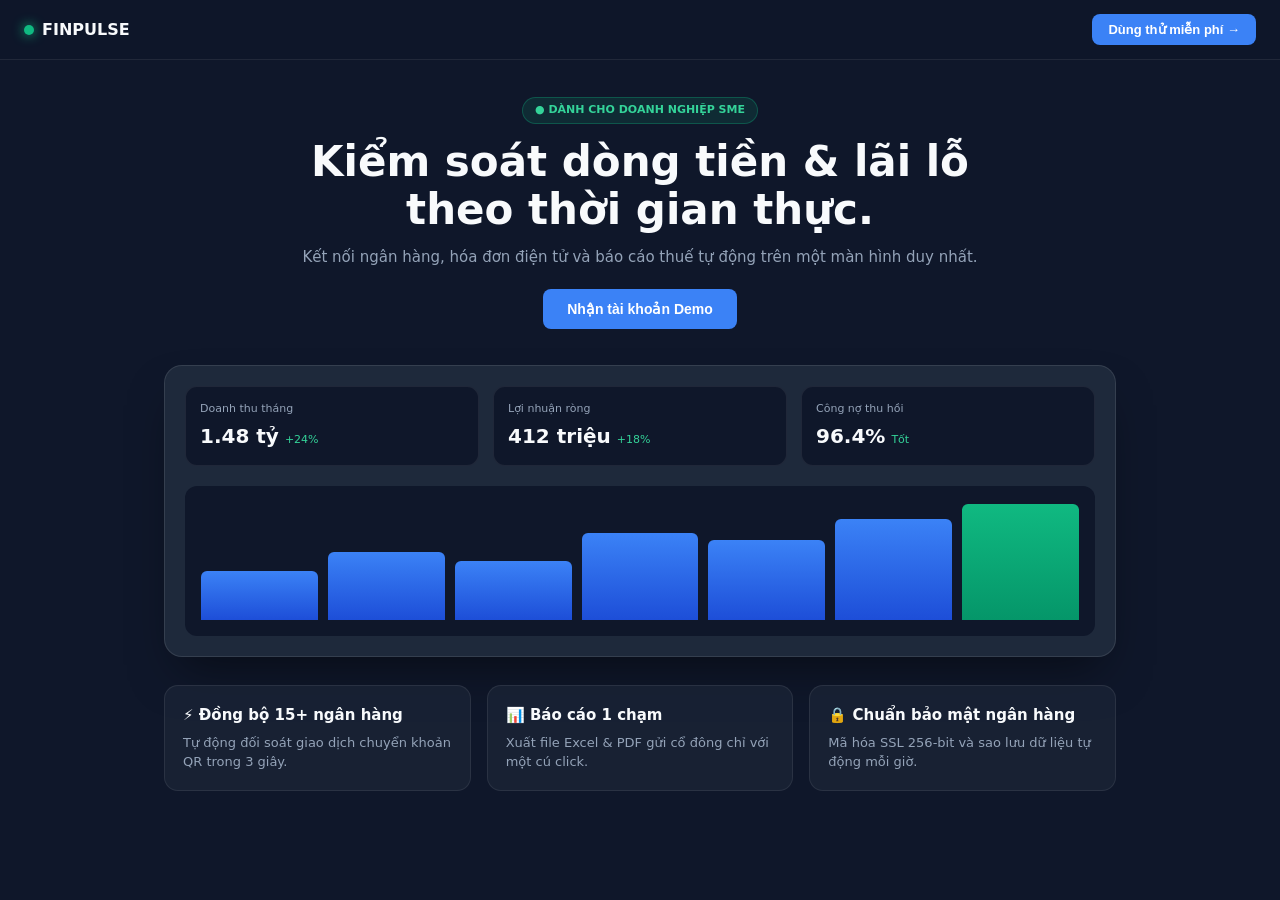
<file: demos/finpulse.html>
<!DOCTYPE html>
<html lang="vi">
<head>
  <meta charset="UTF-8" />
  <meta name="viewport" content="width=device-width, initial-scale=1.0" />
  <title>FINPULSE — Nền Tảng Quản Trị Tài Chính Doanh Nghiệp</title>
  <style>
    * { box-sizing: border-box; margin: 0; padding: 0; }
    body { font-family: 'Inter', system-ui, sans-serif; background: #0f172a; color: #f8fafc; line-height: 1.5; }
    header { padding: 14px 24px; border-bottom: 1px solid rgba(255,255,255,0.08); display: flex; justify-content: space-between; align-items: center; background: rgba(15,23,42,0.9); position: sticky; top: 0; backdrop-filter: blur(8px); }
    .brand { font-weight: 700; font-size: 16px; display: flex; align-items: center; gap: 8px; }
    .dot { width: 10px; height: 10px; border-radius: 50%; background: #10b981; box-shadow: 0 0 12px #10b981; }
    .cta-sm { background: #3b82f6; color: #fff; border: none; padding: 8px 16px; border-radius: 8px; font-size: 13px; font-weight: 600; cursor: pointer; }
    .wrap { max-width: 1000px; margin: 0 auto; padding: 36px 24px; }
    .hero { text-align: center; max-width: 680px; margin: 0 auto 36px; }
    .pill { display: inline-block; font-size: 11px; font-weight: 600; color: #34d399; background: rgba(16,185,129,0.12); border: 1px solid rgba(16,185,129,0.3); padding: 4px 12px; border-radius: 999px; margin-bottom: 14px; }
    h1 { font-size: clamp(26px, 4vw, 42px); line-height: 1.15; margin-bottom: 12px; }
    .hero p { color: #94a3b8; font-size: 15px; margin-bottom: 20px; }
    .dashboard { background: #1e293b; border: 1px solid rgba(255,255,255,0.1); border-radius: 18px; padding: 20px; box-shadow: 0 24px 48px -16px rgba(0,0,0,0.5); }
    .kpi-row { display: grid; grid-template-columns: repeat(3, 1fr); gap: 14px; margin-bottom: 20px; }
    .kpi { background: #0f172a; border: 1px solid rgba(255,255,255,0.07); border-radius: 12px; padding: 14px; }
    .kpi span { font-size: 11px; color: #94a3b8; display: block; margin-bottom: 4px; }
    .kpi strong { font-size: 20px; color: #f8fafc; }
    .kpi em { font-style: normal; font-size: 11px; color: #34d399; margin-left: 6px; }
    .chart { height: 150px; background: #0f172a; border-radius: 12px; padding: 16px; display: flex; align-items: flex-end; gap: 10px; }
    .bar { flex: 1; background: linear-gradient(180deg, #3b82f6, #1d4ed8); border-radius: 6px 6px 0 0; position: relative; transition: height 0.4s ease; }
    .bar.hi { background: linear-gradient(180deg, #10b981, #059669); }
    .features { display: grid; grid-template-columns: repeat(3, 1fr); gap: 16px; margin-top: 28px; }
    .feat { background: rgba(30,41,59,0.6); border: 1px solid rgba(255,255,255,0.08); border-radius: 14px; padding: 18px; }
    .feat h3 { font-size: 15px; margin-bottom: 6px; }
    .feat p { font-size: 13px; color: #94a3b8; }
    @media (max-width: 680px) {
      .kpi-row, .features { grid-template-columns: 1fr; }
    }
  </style>
</head>
<body>
  <header>
    <div class="brand"><span class="dot"></span> FINPULSE</div>
    <button class="cta-sm" onclick="alert('Đã kích hoạt bản dùng thử 14 ngày miễn phí!')">Dùng thử miễn phí →</button>
  </header>

  <div class="wrap">
    <div class="hero">
      <span class="pill">● DÀNH CHO DOANH NGHIỆP SME</span>
      <h1>Kiểm soát dòng tiền &amp; lãi lỗ theo thời gian thực.</h1>
      <p>Kết nối ngân hàng, hóa đơn điện tử và báo cáo thuế tự động trên một màn hình duy nhất.</p>
      <button class="cta-sm" style="padding:12px 24px;font-size:14px;" onclick="alert('Đội ngũ FinPulse sẽ gửi tài khoản demo qua Zalo trong 5 phút!')">Nhận tài khoản Demo</button>
    </div>

    <div class="dashboard">
      <div class="kpi-row">
        <div class="kpi"><span>Doanh thu tháng</span><strong>1.48 tỷ</strong><em>+24%</em></div>
        <div class="kpi"><span>Lợi nhuận ròng</span><strong>412 triệu</strong><em>+18%</em></div>
        <div class="kpi"><span>Công nợ thu hồi</span><strong>96.4%</strong><em>Tốt</em></div>
      </div>
      <div class="chart">
        <div class="bar" style="height:42%"></div>
        <div class="bar" style="height:58%"></div>
        <div class="bar" style="height:50%"></div>
        <div class="bar" style="height:74%"></div>
        <div class="bar" style="height:68%"></div>
        <div class="bar" style="height:86%"></div>
        <div class="bar hi" style="height:98%"></div>
      </div>
    </div>

    <div class="features">
      <div class="feat"><h3>⚡ Đồng bộ 15+ ngân hàng</h3><p>Tự động đối soát giao dịch chuyển khoản QR trong 3 giây.</p></div>
      <div class="feat"><h3>📊 Báo cáo 1 chạm</h3><p>Xuất file Excel &amp; PDF gửi cổ đông chỉ với một cú click.</p></div>
      <div class="feat"><h3>🔒 Chuẩn bảo mật ngân hàng</h3><p>Mã hóa SSL 256-bit và sao lưu dữ liệu tự động mỗi giờ.</p></div>
    </div>
  </div>
</body>
</html>
</file>
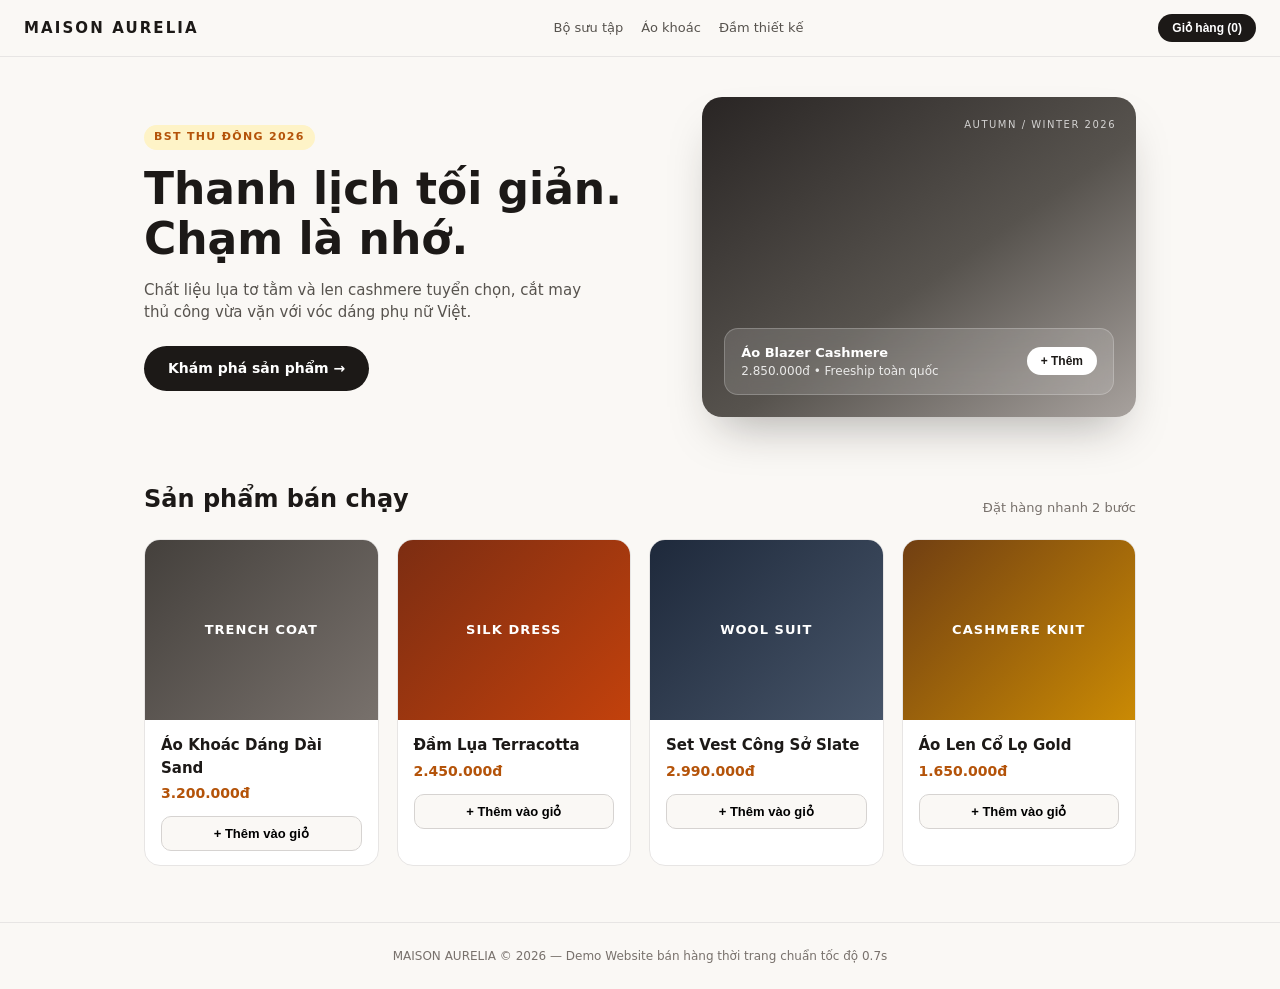
<file: demos/maison-aurelia.html>
<!DOCTYPE html>
<html lang="vi">
<head>
  <meta charset="UTF-8" />
  <meta name="viewport" content="width=device-width, initial-scale=1.0" />
  <title>MAISON AURELIA — Thời Trang Thiết Kế Cao Cấp</title>
  <style>
    * { box-sizing: border-box; margin: 0; padding: 0; }
    body { font-family: 'Inter', system-ui, -apple-system, sans-serif; background: #faf8f5; color: #1c1917; line-height: 1.5; }
    header { position: sticky; top: 0; z-index: 10; background: rgba(250,248,245,0.92); backdrop-filter: blur(10px); border-bottom: 1px solid #e7e5e4; padding: 14px 24px; display: flex; align-items: center; justify-content: space-between; }
    .logo { font-weight: 700; letter-spacing: 0.14em; font-size: 15px; }
    nav { display: flex; gap: 18px; font-size: 13px; color: #57534e; }
    nav a { text-decoration: none; color: inherit; }
    .cart-pill { background: #1c1917; color: #fff; font-size: 12px; font-weight: 600; padding: 7px 14px; border-radius: 999px; border: none; cursor: pointer; }
    .hero { display: grid; grid-template-columns: 1.1fr 0.9fr; gap: 28px; align-items: center; max-width: 1040px; margin: 0 auto; padding: 40px 24px; }
    .tag { display: inline-block; font-size: 11px; letter-spacing: 0.12em; text-transform: uppercase; color: #b45309; background: #fef3c7; padding: 4px 10px; border-radius: 999px; font-weight: 600; margin-bottom: 14px; }
    h1 { font-size: clamp(28px, 4vw, 44px); line-height: 1.15; font-weight: 700; margin-bottom: 14px; }
    .hero p { color: #57534e; font-size: 15px; margin-bottom: 22px; max-width: 440px; }
    .btn-dark { display: inline-block; background: #1c1917; color: #fff; padding: 12px 24px; border-radius: 999px; text-decoration: none; font-size: 14px; font-weight: 600; border: none; cursor: pointer; }
    .hero-visual { height: 320px; border-radius: 20px; background: linear-gradient(145deg, #292524 0%, #57534e 55%, #a8a29e 100%); position: relative; overflow: hidden; display: flex; align-items: flex-end; padding: 22px; color: #fff; box-shadow: 0 24px 48px -18px rgba(28,25,23,0.35); }
    .hero-visual::after { content: 'AUTUMN / WINTER 2026'; position: absolute; top: 20px; right: 20px; font-size: 10px; letter-spacing: 0.15em; opacity: 0.75; }
    .hero-card { background: rgba(255,255,255,0.14); backdrop-filter: blur(12px); border: 1px solid rgba(255,255,255,0.22); border-radius: 14px; padding: 14px 16px; width: 100%; display: flex; justify-content: space-between; align-items: center; }
    .section { max-width: 1040px; margin: 0 auto; padding: 24px 24px 56px; }
    .sec-head { display: flex; justify-content: space-between; align-items: flex-end; margin-bottom: 22px; }
    .sec-head h2 { font-size: 24px; }
    .grid { display: grid; grid-template-columns: repeat(auto-fit, minmax(210px, 1fr)); gap: 18px; }
    .product { background: #fff; border: 1px solid #e7e5e4; border-radius: 16px; overflow: hidden; transition: transform 0.2s ease, box-shadow 0.2s ease; }
    .product:hover { transform: translateY(-4px); box-shadow: 0 14px 28px -12px rgba(28,25,23,0.12); }
    .p-img { height: 180px; display: flex; align-items: center; justify-content: center; font-size: 13px; font-weight: 600; letter-spacing: 0.08em; color: #fff; }
    .p1 { background: linear-gradient(135deg, #44403c, #78716c); }
    .p2 { background: linear-gradient(135deg, #7c2d12, #c2410c); }
    .p3 { background: linear-gradient(135deg, #1e293b, #475569); }
    .p4 { background: linear-gradient(135deg, #713f12, #ca8a04); }
    .p-body { padding: 14px 16px; }
    .p-name { font-weight: 600; font-size: 15px; margin-bottom: 4px; }
    .p-price { color: #b45309; font-weight: 700; font-size: 14px; margin-bottom: 12px; }
    .p-add { width: 100%; padding: 9px; border-radius: 10px; border: 1px solid #d6d3d1; background: #faf8f5; font-weight: 600; font-size: 13px; cursor: pointer; transition: 0.15s; }
    .p-add:hover { background: #1c1917; color: #fff; border-color: #1c1917; }
    footer { text-align: center; padding: 24px; font-size: 12px; color: #78716c; border-top: 1px solid #e7e5e4; }
    @media (max-width: 700px) {
      .hero { grid-template-columns: 1fr; padding: 24px 16px; }
      nav { display: none; }
      .hero-visual { height: 220px; }
    }
  </style>
</head>
<body>
  <header>
    <div class="logo">MAISON AURELIA</div>
    <nav>
      <a href="#new">Bộ sưu tập</a>
      <a href="#new">Áo khoác</a>
      <a href="#new">Đầm thiết kế</a>
    </nav>
    <button class="cart-pill" id="cart-btn">Giỏ hàng (<span id="cart-count">0</span>)</button>
  </header>

  <section class="hero">
    <div>
      <span class="tag">BST Thu Đông 2026</span>
      <h1>Thanh lịch tối giản. Chạm là nhớ.</h1>
      <p>Chất liệu lụa tơ tằm và len cashmere tuyển chọn, cắt may thủ công vừa vặn với vóc dáng phụ nữ Việt.</p>
      <a href="#new" class="btn-dark">Khám phá sản phẩm →</a>
    </div>
    <div class="hero-visual">
      <div class="hero-card">
        <div>
          <div style="font-size:13px;font-weight:600;">Áo Blazer Cashmere</div>
          <div style="font-size:12px;opacity:0.85;">2.850.000đ • Freeship toàn quốc</div>
        </div>
        <button class="cart-pill" style="background:#fff;color:#1c1917;" onclick="addCart('Blazer Cashmere')">+ Thêm</button>
      </div>
    </div>
  </section>

  <section id="new" class="section">
    <div class="sec-head">
      <h2>Sản phẩm bán chạy</h2>
      <span style="font-size:13px;color:#78716c;">Đặt hàng nhanh 2 bước</span>
    </div>
    <div class="grid">
      <div class="product">
        <div class="p-img p1">TRENCH COAT</div>
        <div class="p-body">
          <div class="p-name">Áo Khoác Dáng Dài Sand</div>
          <div class="p-price">3.200.000đ</div>
          <button class="p-add" onclick="addCart('Áo Khoác Sand')">+ Thêm vào giỏ</button>
        </div>
      </div>
      <div class="product">
        <div class="p-img p2">SILK DRESS</div>
        <div class="p-body">
          <div class="p-name">Đầm Lụa Terracotta</div>
          <div class="p-price">2.450.000đ</div>
          <button class="p-add" onclick="addCart('Đầm Lụa Terracotta')">+ Thêm vào giỏ</button>
        </div>
      </div>
      <div class="product">
        <div class="p-img p3">WOOL SUIT</div>
        <div class="p-body">
          <div class="p-name">Set Vest Công Sở Slate</div>
          <div class="p-price">2.990.000đ</div>
          <button class="p-add" onclick="addCart('Set Vest Slate')">+ Thêm vào giỏ</button>
        </div>
      </div>
      <div class="product">
        <div class="p-img p4">CASHMERE KNIT</div>
        <div class="p-body">
          <div class="p-name">Áo Len Cổ Lọ Gold</div>
          <div class="p-price">1.650.000đ</div>
          <button class="p-add" onclick="addCart('Áo Len Gold')">+ Thêm vào giỏ</button>
        </div>
      </div>
    </div>
  </section>

  <footer>MAISON AURELIA © 2026 — Demo Website bán hàng thời trang chuẩn tốc độ 0.7s</footer>

  <script>
    let count = 0;
    function addCart(name) {
      count++;
      document.getElementById('cart-count').textContent = count;
      const btn = document.getElementById('cart-btn');
      btn.style.background = '#b45309';
      setTimeout(() => btn.style.background = '#1c1917', 400);
    }
  </script>
</body>
</html>
</file>
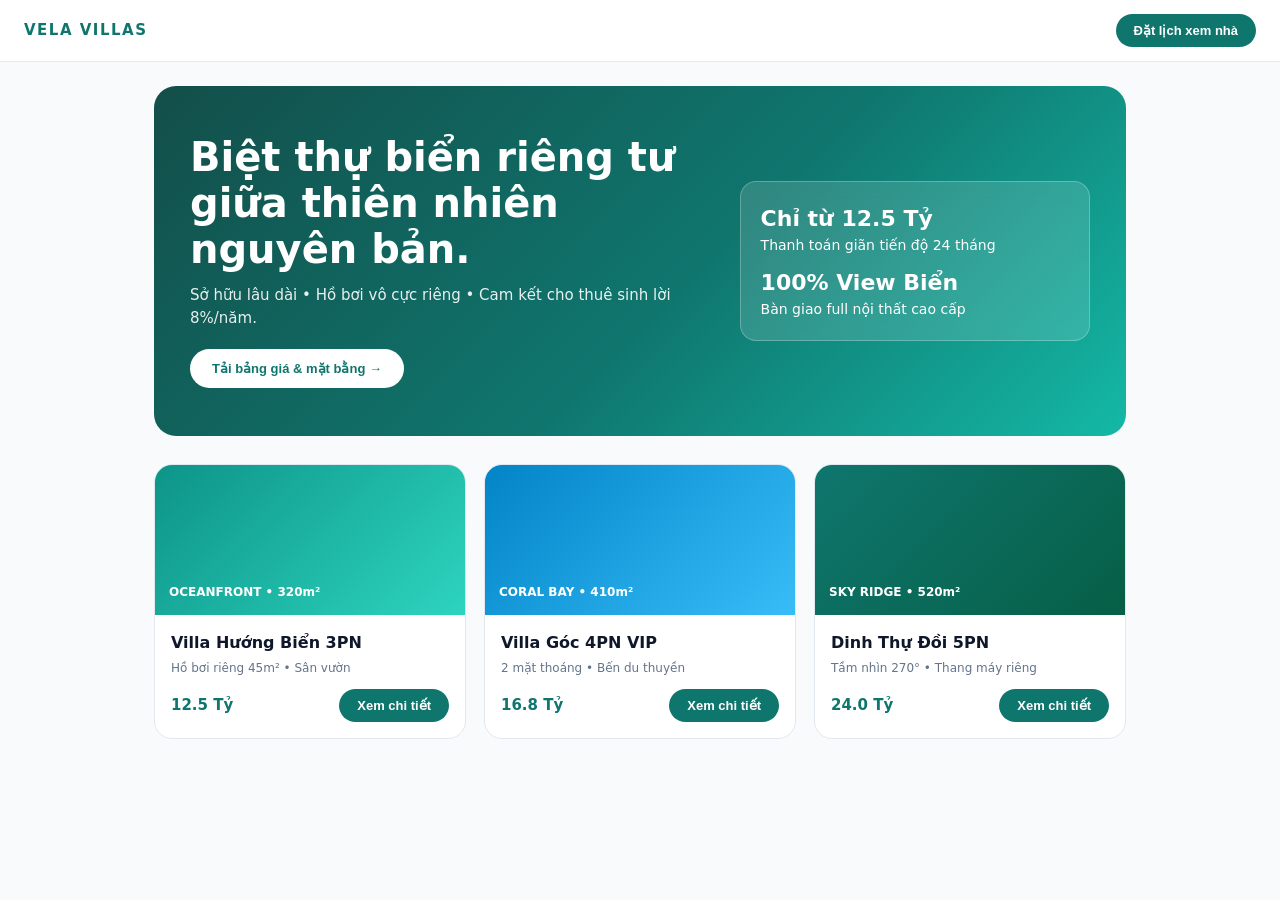
<file: demos/velavillas.html>
<!DOCTYPE html>
<html lang="vi">
<head>
  <meta charset="UTF-8" />
  <meta name="viewport" content="width=device-width, initial-scale=1.0" />
  <title>VELA VILLAS — Biệt Thự Nghỉ Dưỡng Ven Biển</title>
  <style>
    * { box-sizing: border-box; margin: 0; padding: 0; }
    body { font-family: 'Inter', system-ui, sans-serif; background: #f8fafc; color: #0f172a; line-height: 1.5; }
    header { padding: 14px 24px; background: #fff; border-bottom: 1px solid #e2e8f0; display: flex; justify-content: space-between; align-items: center; position: sticky; top: 0; z-index: 10; }
    .logo { font-weight: 700; letter-spacing: 0.1em; font-size: 15px; color: #0f766e; }
    .btn-teal { background: #0f766e; color: #fff; border: none; padding: 9px 18px; border-radius: 999px; font-size: 13px; font-weight: 600; cursor: pointer; }
    .hero { max-width: 1020px; margin: 24px auto; padding: 0 24px; }
    .banner { border-radius: 22px; background: linear-gradient(135deg, #134e4a 0%, #0f766e 55%, #14b8a6 100%); color: #fff; padding: 48px 36px; display: grid; grid-template-columns: 1.2fr 0.8fr; gap: 24px; align-items: center; }
    .banner h1 { font-size: clamp(26px, 4vw, 40px); line-height: 1.15; margin-bottom: 12px; }
    .banner p { opacity: 0.9; font-size: 15px; margin-bottom: 20px; }
    .stat-box { background: rgba(255,255,255,0.14); border: 1px solid rgba(255,255,255,0.25); border-radius: 16px; padding: 20px; backdrop-filter: blur(10px); }
    .stat-box div { margin-bottom: 10px; font-size: 14px; }
    .stat-box strong { font-size: 22px; display: block; }
    .grid { max-width: 1020px; margin: 28px auto 48px; padding: 0 24px; display: grid; grid-template-columns: repeat(auto-fit, minmax(250px, 1fr)); gap: 18px; }
    .card { background: #fff; border: 1px solid #e2e8f0; border-radius: 18px; overflow: hidden; }
    .thumb { height: 150px; padding: 14px; display: flex; align-items: flex-end; color: #fff; font-weight: 700; font-size: 12px; }
    .t1 { background: linear-gradient(135deg, #0d9488, #2dd4bf); }
    .t2 { background: linear-gradient(135deg, #0284c7, #38bdf8); }
    .t3 { background: linear-gradient(135deg, #0f766e, #065f46); }
    .c-body { padding: 16px; }
    .c-body h3 { font-size: 16px; margin-bottom: 4px; }
    .c-meta { font-size: 12px; color: #64748b; margin-bottom: 12px; }
    .c-foot { display: flex; justify-content: space-between; align-items: center; }
    .price { font-weight: 700; color: #0f766e; font-size: 15px; }
    @media (max-width: 680px) {
      .banner { grid-template-columns: 1fr; padding: 28px 20px; }
    }
  </style>
</head>
<body>
  <header>
    <div class="logo">VELA VILLAS</div>
    <button class="btn-teal" onclick="alert('Đã mở lịch hẹn xem biệt thự mẫu qua Zalo!')">Đặt lịch xem nhà</button>
  </header>

  <div class="hero">
    <div class="banner">
      <div>
        <h1>Biệt thự biển riêng tư giữa thiên nhiên nguyên bản.</h1>
        <p>Sở hữu lâu dài • Hồ bơi vô cực riêng • Cam kết cho thuê sinh lời 8%/năm.</p>
        <button class="btn-teal" style="background:#fff;color:#0f766e;padding:12px 22px;" onclick="alert('Đã gửi bảng giá & mặt bằng chi tiết!')">Tải bảng giá &amp; mặt bằng →</button>
      </div>
      <div class="stat-box">
        <div><strong>Chỉ từ 12.5 Tỷ</strong>Thanh toán giãn tiến độ 24 tháng</div>
        <div style="margin-bottom:0;"><strong>100% View Biển</strong>Bàn giao full nội thất cao cấp</div>
      </div>
    </div>
  </div>

  <div class="grid">
    <div class="card">
      <div class="thumb t1">OCEANFRONT • 320m²</div>
      <div class="c-body">
        <h3>Villa Hướng Biển 3PN</h3>
        <div class="c-meta">Hồ bơi riêng 45m² • Sân vườn</div>
        <div class="c-foot"><span class="price">12.5 Tỷ</span><button class="btn-teal" onclick="alert('Đã chọn Villa 3PN')">Xem chi tiết</button></div>
      </div>
    </div>
    <div class="card">
      <div class="thumb t2">CORAL BAY • 410m²</div>
      <div class="c-body">
        <h3>Villa Góc 4PN VIP</h3>
        <div class="c-meta">2 mặt thoáng • Bến du thuyền</div>
        <div class="c-foot"><span class="price">16.8 Tỷ</span><button class="btn-teal" onclick="alert('Đã chọn Villa 4PN')">Xem chi tiết</button></div>
      </div>
    </div>
    <div class="card">
      <div class="thumb t3">SKY RIDGE • 520m²</div>
      <div class="c-body">
        <h3>Dinh Thự Đồi 5PN</h3>
        <div class="c-meta">Tầm nhìn 270° • Thang máy riêng</div>
        <div class="c-foot"><span class="price">24.0 Tỷ</span><button class="btn-teal" onclick="alert('Đã chọn Dinh Thự 5PN')">Xem chi tiết</button></div>
      </div>
    </div>
  </div>
</body>
</html>
</file>
